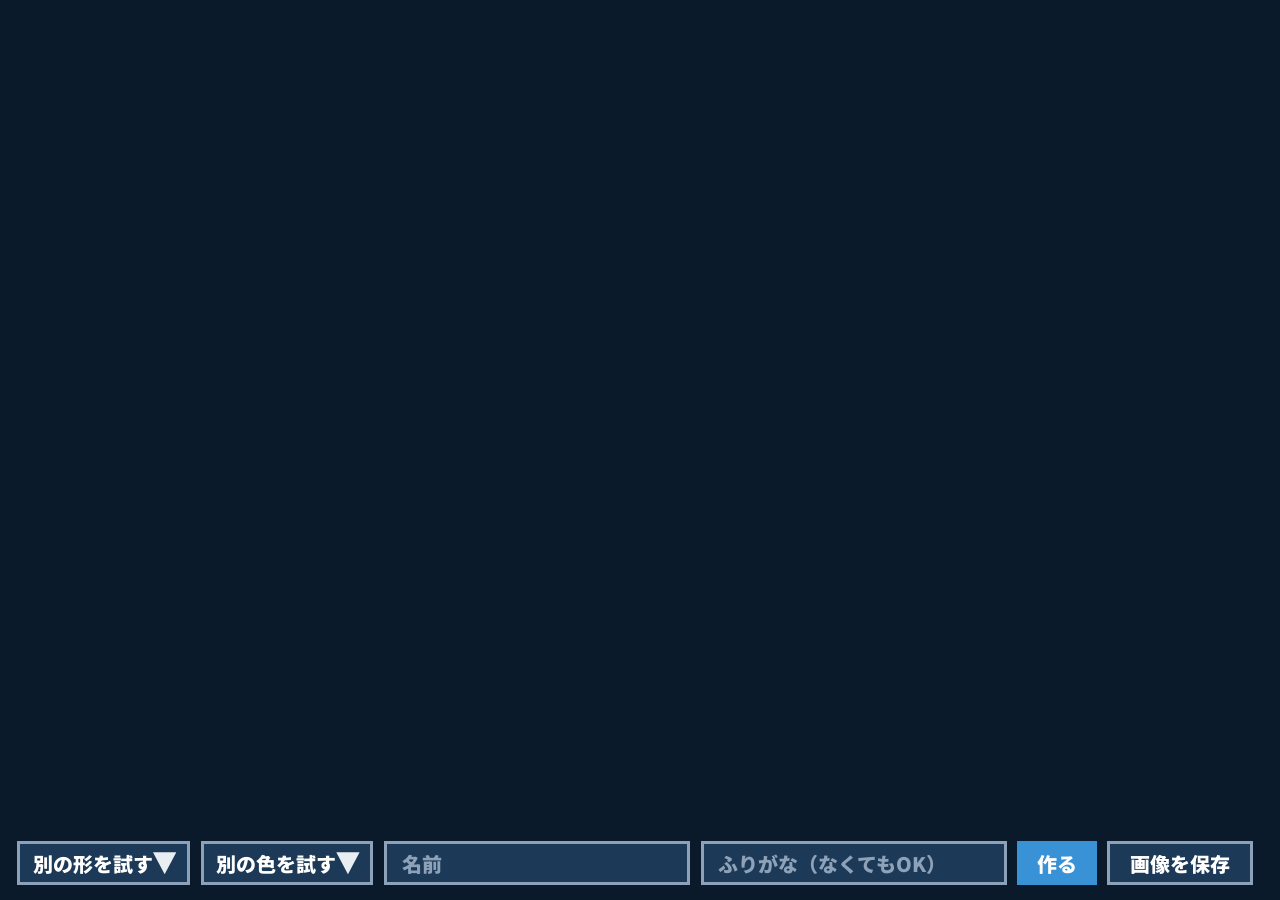
<file: index.html>
<!doctype html>
<html lang="ja">
<head>
  <meta charset="utf-8">
  <meta name="viewport" content="width=device-width, initial-scale=1">
  <meta http-equiv="refresh" content="0; url=name-fractal.html">
  <title>Name Fractal</title>
</head>
<body>
  <p>作品ページへ移動しています。自動で移動しない場合は、<a href="name-fractal.html">こちらをタップしてください</a>。</p>
</body>
</html>
</file>
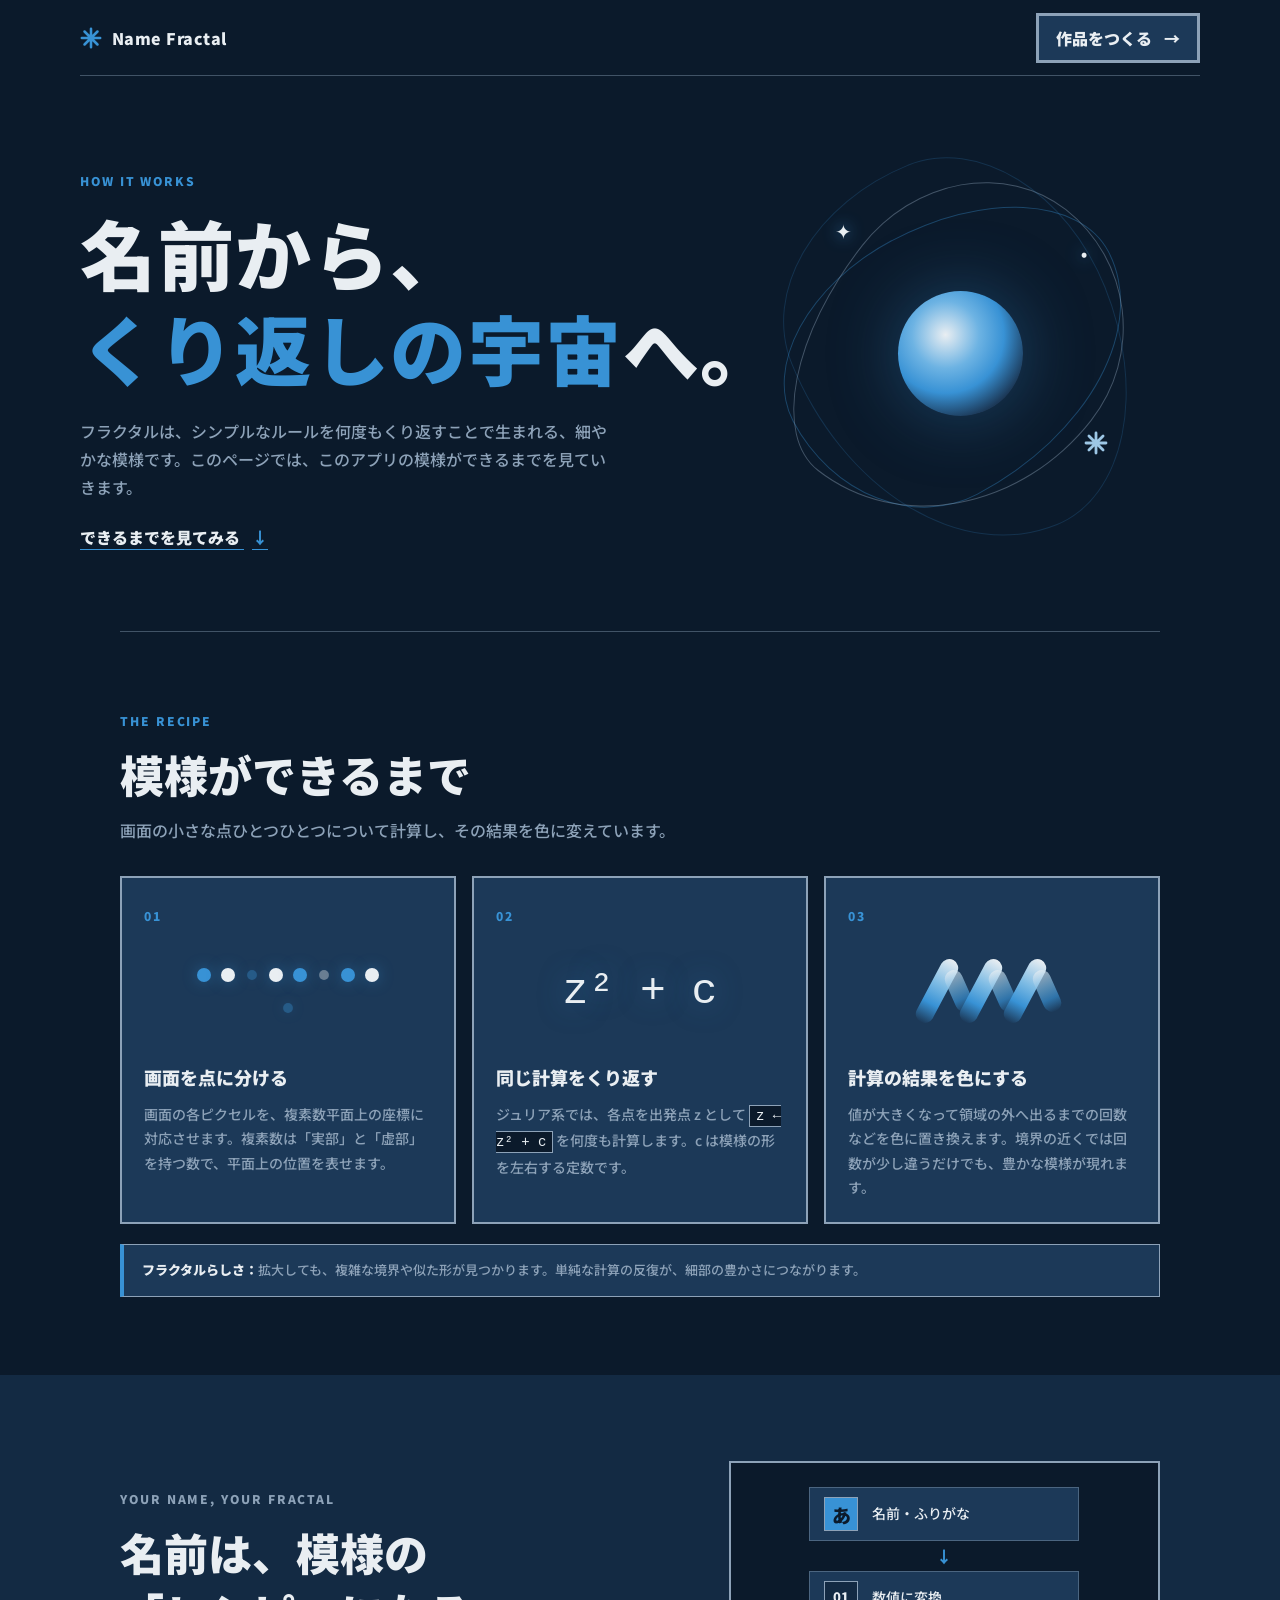
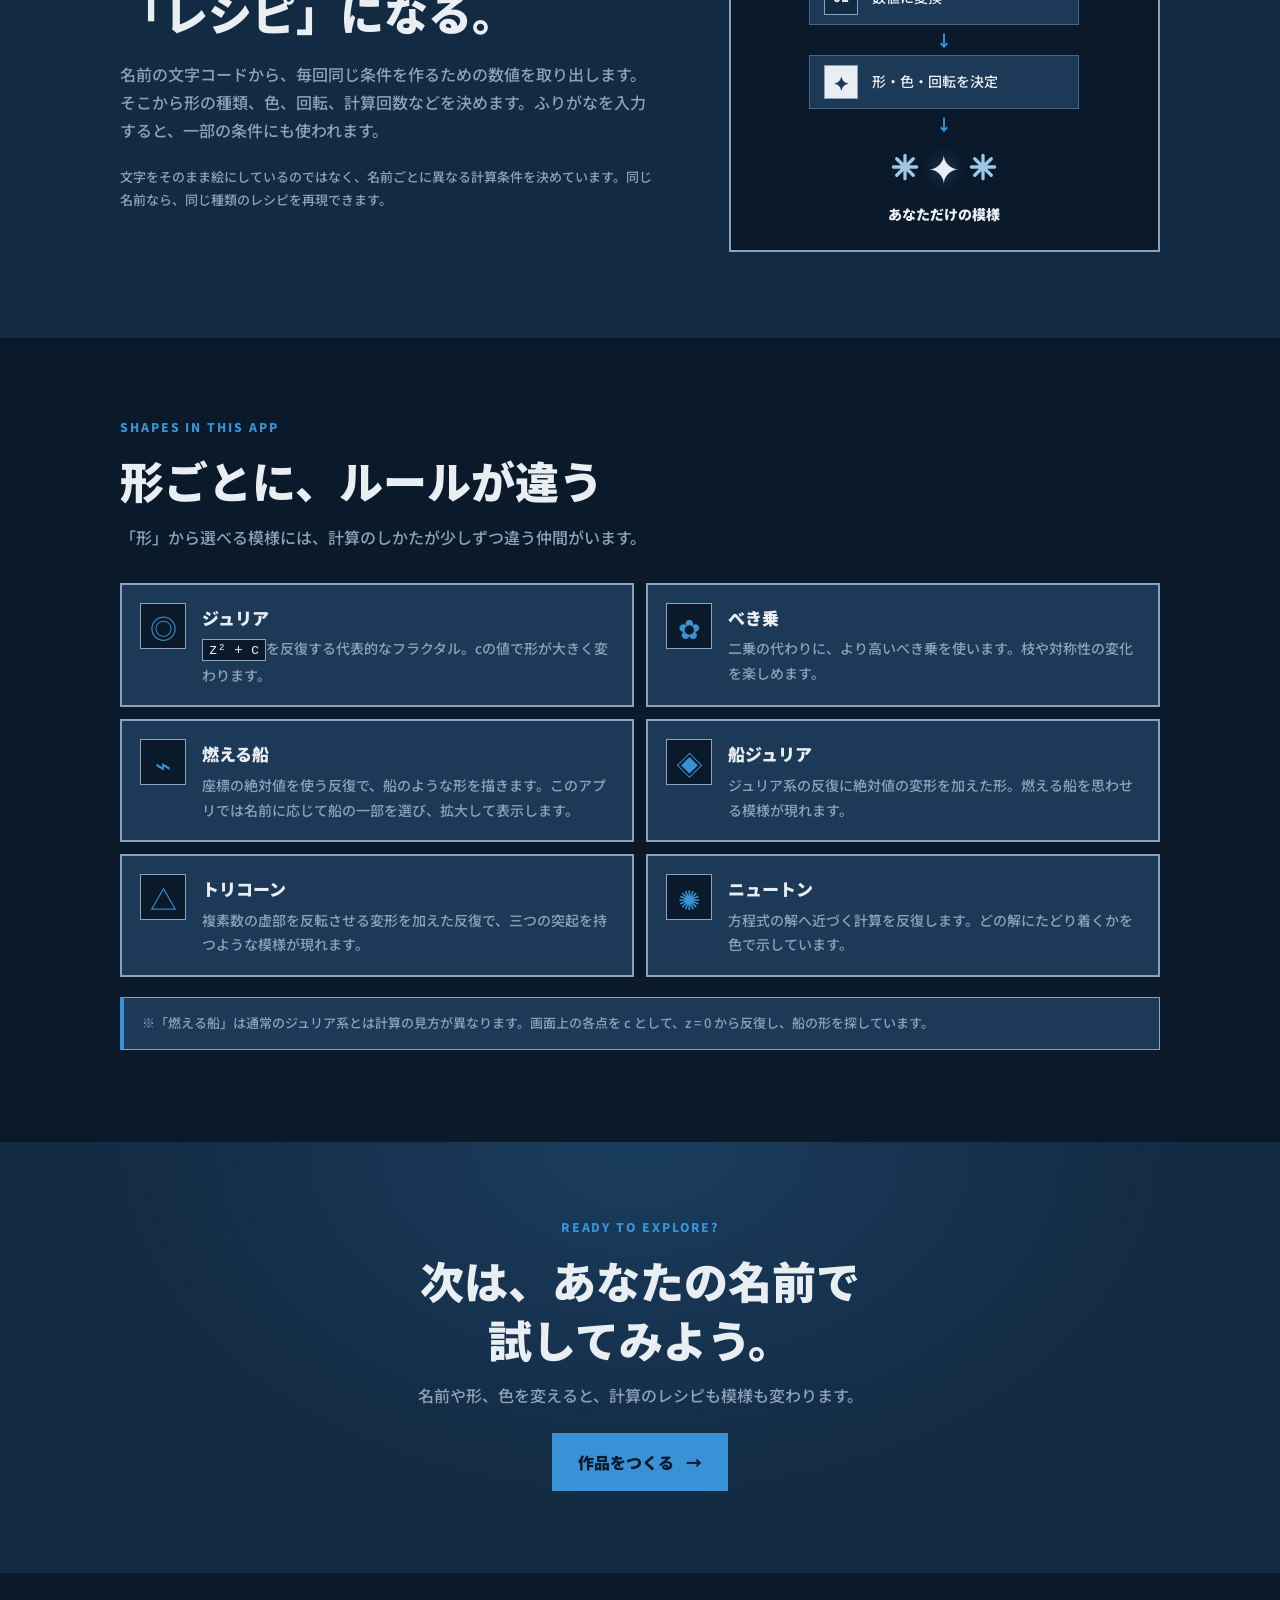
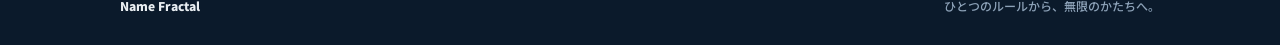
<file: explanation.html>
<!doctype html>
<html lang="ja">
<head>
  <meta charset="utf-8">
  <meta name="viewport" content="width=device-width, initial-scale=1">
  <meta name="theme-color" content="#0b1a2b">
  <title>フラクタルのしくみ | Name Fractal</title>
  <link rel="stylesheet" href="css/fonts.css">
  <link rel="stylesheet" href="css/explanation.css">
</head>
<body>
  <header class="topbar">
    <a class="brand" href="name-fractal.html?view=mobile">
      <span class="brand-mark" aria-hidden="true">
        <svg viewBox="0 0 24 24" focusable="false"><path d="M12 2v20M2 12h20M4.93 4.93l14.14 14.14M19.07 4.93 4.93 19.07" /></svg>
      </span>
      Name Fractal
    </a>
    <a class="back-link" href="name-fractal.html?view=mobile">作品をつくる <span aria-hidden="true">→</span></a>
  </header>

  <main>
    <section class="hero">
      <p class="eyebrow">HOW IT WORKS</p>
      <h1>名前から、<br><span>くり返しの宇宙</span>へ。</h1>
      <p class="hero-copy">フラクタルは、シンプルなルールを何度もくり返すことで生まれる、細やかな模様です。このページでは、このアプリの模様ができるまでを見ていきます。</p>
      <a class="text-link" href="#steps">できるまでを見てみる <span aria-hidden="true">↓</span></a>
      <div class="hero-art" aria-hidden="true">
        <div class="orbit orbit-one"></div><div class="orbit orbit-two"></div>
        <div class="orbit orbit-three"></div><div class="orbit-core"></div>
        <span class="star star-one">✦</span><span class="star star-two" aria-hidden="true"><svg viewBox="0 0 24 24" focusable="false"><path d="M12 2v20M2 12h20M4.93 4.93l14.14 14.14M19.07 4.93 4.93 19.07" /></svg></span><span class="star star-three">·</span>
      </div>
    </section>

    <section class="section intro" id="steps">
      <div class="section-heading">
        <p class="eyebrow">THE RECIPE</p>
        <h2>模様ができるまで</h2>
        <p>画面の小さな点ひとつひとつについて計算し、その結果を色に変えています。</p>
      </div>
      <div class="steps">
        <article class="step-card">
          <span class="step-number">01</span>
          <div class="step-visual points" aria-hidden="true"><i></i><i></i><i></i><i></i><i></i><i></i><i></i><i></i><i></i></div>
          <h3>画面を点に分ける</h3>
          <p>画面の各ピクセルを、複素数平面上の座標に対応させます。複素数は「実部」と「虚部」を持つ数で、平面上の位置を表せます。</p>
        </article>
        <article class="step-card">
          <span class="step-number">02</span>
          <div class="step-visual equation" aria-label="z の二乗に c を足す計算">z² + c</div>
          <h3>同じ計算をくり返す</h3>
          <p>ジュリア系では、各点を出発点 z として <code>z ← z² + c</code> を何度も計算します。c は模様の形を左右する定数です。</p>
        </article>
        <article class="step-card">
          <span class="step-number">03</span>
          <div class="step-visual color-field" aria-hidden="true"><i></i><i></i><i></i><i></i><i></i><i></i></div>
          <h3>計算の結果を色にする</h3>
          <p>値が大きくなって領域の外へ出るまでの回数などを色に置き換えます。境界の近くでは回数が少し違うだけでも、豊かな模様が現れます。</p>
        </article>
      </div>
      <p class="note"><strong>フラクタルらしさ：</strong>拡大しても、複雑な境界や似た形が見つかります。単純な計算の反復が、細部の豊かさにつながります。</p>
    </section>

    <section class="section name-section">
      <div class="name-copy">
        <p class="eyebrow">YOUR NAME, YOUR FRACTAL</p>
        <h2>名前は、模様の<br>「レシピ」になる。</h2>
        <p>名前の文字コードから、毎回同じ条件を作るための数値を取り出します。そこから形の種類、色、回転、計算回数などを決めます。ふりがなを入力すると、一部の条件にも使われます。</p>
        <p class="small-copy">文字をそのまま絵にしているのではなく、名前ごとに異なる計算条件を決めています。同じ名前なら、同じ種類のレシピを再現できます。</p>
      </div>
      <div class="recipe" aria-label="名前からフラクタルができる流れ">
        <div class="recipe-item"><span class="recipe-icon">あ</span><span>名前・ふりがな</span></div>
        <span class="recipe-arrow" aria-hidden="true">↓</span>
        <div class="recipe-item"><span class="recipe-icon numbers">01</span><span>数値に変換</span></div>
        <span class="recipe-arrow" aria-hidden="true">↓</span>
        <div class="recipe-item"><span class="recipe-icon colors">✦</span><span>形・色・回転を決定</span></div>
        <span class="recipe-arrow" aria-hidden="true">↓</span>
        <div class="recipe-result" aria-hidden="true">
          <span class="fractal-mark"><svg viewBox="0 0 24 24" focusable="false"><path d="M12 2v20M2 12h20M4.93 4.93l14.14 14.14M19.07 4.93 4.93 19.07" /></svg></span>
          <span>✦</span>
          <span class="fractal-mark"><svg viewBox="0 0 24 24" focusable="false"><path d="M12 2v20M2 12h20M4.93 4.93l14.14 14.14M19.07 4.93 4.93 19.07" /></svg></span>
        </div>
        <strong>あなただけの模様</strong>
      </div>
    </section>

    <section class="section types-section">
      <div class="section-heading">
        <p class="eyebrow">SHAPES IN THIS APP</p>
        <h2>形ごとに、ルールが違う</h2>
        <p>「形」から選べる模様には、計算のしかたが少しずつ違う仲間がいます。</p>
      </div>
      <div class="type-grid">
        <article class="type-card"><span class="type-symbol">◎</span><div><h3>ジュリア</h3><p><code>z² + c</code>を反復する代表的なフラクタル。cの値で形が大きく変わります。</p></div></article>
        <article class="type-card"><span class="type-symbol flower">✿</span><div><h3>べき乗</h3><p>二乗の代わりに、より高いべき乗を使います。枝や対称性の変化を楽しめます。</p></div></article>
        <article class="type-card"><span class="type-symbol ship">⌁</span><div><h3>燃える船</h3><p>座標の絶対値を使う反復で、船のような形を描きます。このアプリでは名前に応じて船の一部を選び、拡大して表示します。</p></div></article>
        <article class="type-card"><span class="type-symbol">◈</span><div><h3>船ジュリア</h3><p>ジュリア系の反復に絶対値の変形を加えた形。燃える船を思わせる模様が現れます。</p></div></article>
        <article class="type-card"><span class="type-symbol tri">△</span><div><h3>トリコーン</h3><p>複素数の虚部を反転させる変形を加えた反復で、三つの突起を持つような模様が現れます。</p></div></article>
        <article class="type-card"><span class="type-symbol newton">✺</span><div><h3>ニュートン</h3><p>方程式の解へ近づく計算を反復します。どの解にたどり着くかを色で示しています。</p></div></article>
      </div>
      <p class="note">※「燃える船」は通常のジュリア系とは計算の見方が異なります。画面上の各点を c として、z = 0 から反復し、船の形を探しています。</p>
    </section>

    <section class="closing">
      <p class="eyebrow">READY TO EXPLORE?</p>
      <h2>次は、あなたの名前で<br>試してみよう。</h2>
      <p>名前や形、色を変えると、計算のレシピも模様も変わります。</p>
      <a class="primary-link" href="name-fractal.html?view=mobile">作品をつくる <span aria-hidden="true">→</span></a>
    </section>
  </main>

  <footer><a href="name-fractal.html?view=mobile">Name Fractal</a><span>ひとつのルールから、無限のかたちへ。</span></footer>
  <script>
    const homeUrl = new URL("name-fractal.html", location.href);
    homeUrl.searchParams.set("view", "mobile");
    const currentFractal = new URLSearchParams(location.search).get("q");
    if (currentFractal) homeUrl.searchParams.set("q", currentFractal);
    for (const link of document.querySelectorAll('a[href^="name-fractal.html"]')) {
      link.href = homeUrl.href;
    }
  </script>
</body>
</html>
</file>
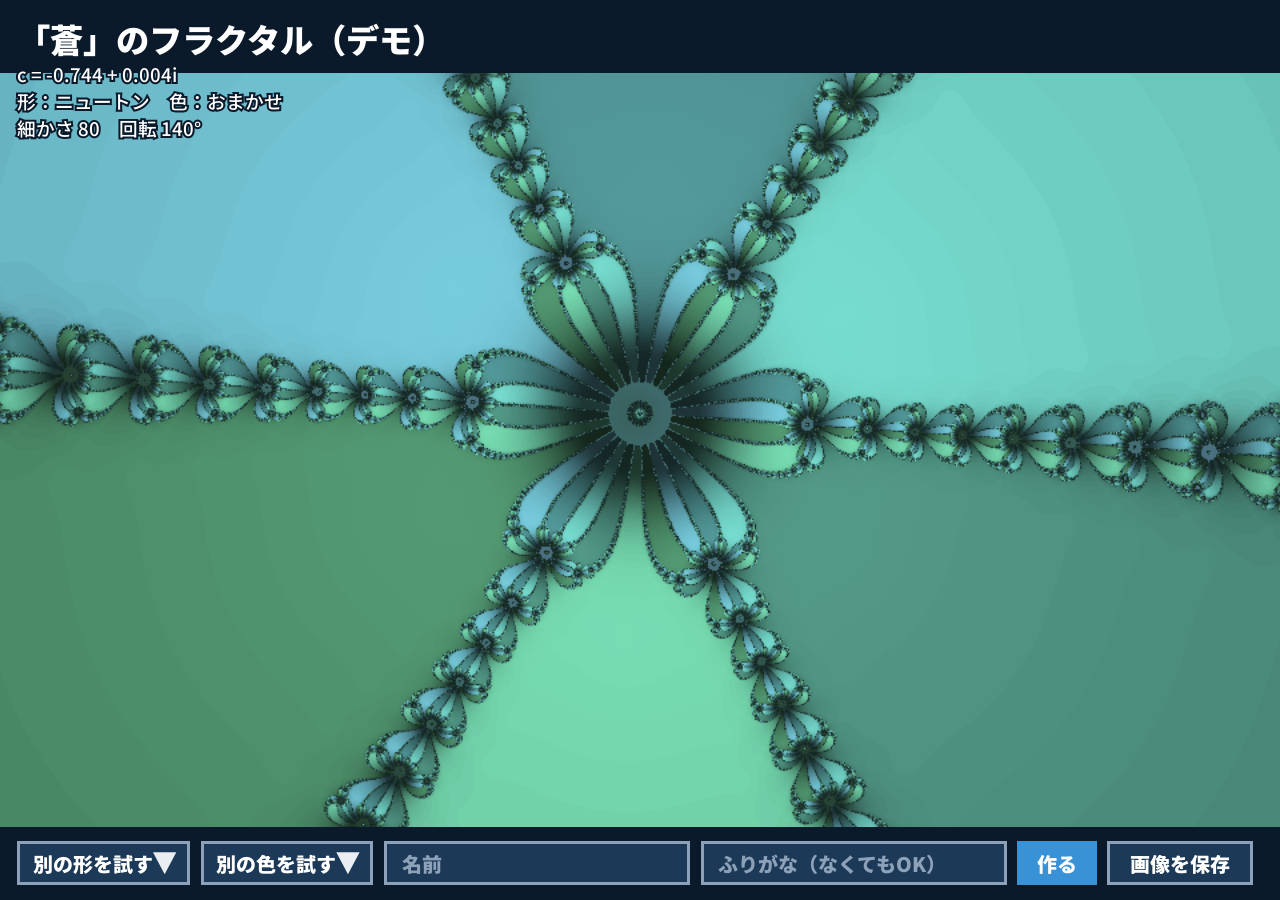
<file: name-fractal.html>
<!doctype html>
<html lang="ja">
  <head>
    <meta charset="utf-8" />
    <meta name="viewport" content="width=device-width, initial-scale=1" />
    <title>Name Fractal</title>
    <link rel="stylesheet" href="css/fonts.css" />
    <link rel="stylesheet" href="css/style.css" />
  </head>
  <body>
    <canvas id="cv"></canvas>

    <div class="info">
      <b id="ttl"></b>
      <div id="prm"></div>
    </div>

    <!-- 下のバー。形・色の候補（#shapes / #themes）は presets-ui.js が中に入れる -->
    <div class="dock">
      <div class="menu">
        <button
          id="shapeBtn"
          class="menu-btn"
          type="button"
          aria-expanded="false"
          aria-controls="shapes"
        >
          別の形を試す
        </button>
        <div class="options" id="shapes" hidden></div>
      </div>
      <div class="menu">
        <button
          id="themeBtn"
          class="menu-btn"
          type="button"
          aria-expanded="false"
          aria-controls="themes"
        >
          別の色を試す
        </button>
        <div class="options" id="themes" hidden></div>
      </div>
      <input
        id="name"
        maxlength="16"
        placeholder="名前"
        aria-label="名前"
        autocomplete="off"
      />
      <input
        id="kana"
        maxlength="32"
        placeholder="ふりがな（なくてもOK）"
        aria-label="ふりがな"
        autocomplete="off"
      />
      <button id="go" type="button">作る</button>
      <button id="share" class="sub" type="button">画像を保存</button>
    </div>

    <!-- QRコードから開いたスマホ向けの操作バー -->
    <div class="vbar">
      <button class="vbar-action" id="vsave" type="button">
        <img src="icons/add_photo.png" alt="" />
        <span>画像を保存</span>
      </button>
      <button
        class="vbar-action"
        id="vnew"
        type="button"
        aria-expanded="false"
        aria-controls="createPanel"
      >
        <img src="icons/add_box.png" alt="" />
        <span>新しくつくる</span>
      </button>
      <a class="vbar-action" id="vabout" href="explanation.html">
        <img src="icons/info.svg" alt="" />
        <span>フラクタルとは</span>
      </a>
    </div>

    <!-- スマホ用の新規作成パネル。デスクトップ用の入力欄と候補をここへ移して使う -->
    <div class="create-panel" id="createPanel" hidden></div>

    <!-- QRコードや保存用の画像を出すウィンドウ -->
    <div class="modal" id="modal" hidden>
      <div class="card" id="modalBody"></div>
    </div>

    <script src="js/webgl-renderer.js"></script>
    <script src="js/name-parameters.js"></script>
    <script src="js/presets-ui.js"></script>
    <script src="js/animation.js"></script>
    <script src="js/export-artwork.js"></script>
    <script src="js/controls.js"></script>
    <script src="js/qrcode.js"></script>
    <script src="js/share.js"></script>
    <script src="js/menu.js"></script>
    <!-- Cloudflare Web Analytics -->
    <script
      type="module"
      src="https://static.cloudflareinsights.com/beacon.min.js"
      data-cf-beacon='{"token": "38eef843244a457496471eb0911e8c8e"}'
    ></script>
    <!-- End Cloudflare Web Analytics -->
  </body>
</html>
</file>
<file: css/fonts.css>
/* Noto Sans JP
   ネットにつながらなくても表示できるよう、fonts/ に入れたファイルを読み込む。
   ファイル名が1文字でも違うと読み込めないので、fonts/ の中の名前と合わせること。 */
@font-face {
  font-family: "Noto Sans JP";
  src: url("../fonts/NotoSansJP-Medium-subset.woff2") format("woff2");
  font-weight: 500;
  font-style: normal;
  font-display: swap;
}

@font-face {
  font-family: "Noto Sans JP";
  src: url("../fonts/NotoSansJP-Black-subset.woff2") format("woff2");
  font-weight: 900;
  font-style: normal;
  font-display: swap;
}
</file>
<file: css/explanation.css>
:root {
  color-scheme: dark;
  --ink: #0b1a2b;
  --panel: #1c3958;
  --panel-deep: #132a43;
  --paper: #e9eef2;
  --mute: #8da2b8;
  --accent: #3892d5;
  --line: rgba(141, 162, 184, 0.42);
}

* {
  box-sizing: border-box;
}

html {
  scroll-behavior: smooth;
}

body {
  margin: 0;
  background: var(--ink);
  color: var(--paper);
  font-family: "Noto Sans JP", "Yu Gothic UI", "Meiryo", sans-serif;
  font-weight: 500;
  line-height: 1.75;
}

a {
  color: inherit;
}

.topbar {
  display: flex;
  align-items: center;
  justify-content: space-between;
  width: min(1120px, calc(100% - 48px));
  height: 76px;
  margin: auto;
  border-bottom: 1px solid var(--line);
}

.brand {
  display: flex;
  align-items: center;
  gap: 10px;
  font-weight: 900;
  letter-spacing: 0.03em;
  text-decoration: none;
}

.brand-mark {
  display: grid;
  flex: 0 0 22px;
  place-items: center;
  width: 22px;
  height: 22px;
  color: var(--accent);
}

.brand-mark svg,
.star-two svg,
.recipe-result .fractal-mark svg {
  display: block;
  width: 1em;
  height: 1em;
  fill: none;
  stroke: currentColor;
  stroke-linecap: round;
  stroke-width: 2.8;
}

.brand-mark svg {
  width: 100%;
  height: 100%;
}

.back-link,
.primary-link {
  display: inline-flex;
  align-items: center;
  justify-content: center;
  gap: 12px;
  min-height: 48px;
  padding: 8px 17px;
  border: 3px solid var(--mute);
  border-radius: 0;
  background: var(--panel);
  color: var(--paper);
  font-weight: 900;
  text-decoration: none;
  transition: filter 0.2s ease, background-color 0.2s ease;
}

.back-link:hover,
.primary-link:hover {
  filter: brightness(1.12);
}

.back-link span,
.primary-link span {
  color: var(--paper);
}

main {
  overflow: hidden;
}

.hero {
  position: relative;
  display: flex;
  flex-direction: column;
  align-items: flex-start;
  justify-content: center;
  width: min(1120px, calc(100% - 48px));
  min-height: 510px;
  margin: auto;
  padding: 94px 0 80px;
}

.eyebrow {
  margin: 0 0 14px;
  color: var(--accent);
  font-size: 12px;
  font-weight: 900;
  letter-spacing: 0.16em;
}

h1,
h2,
h3,
p {
  margin-top: 0;
}

.hero h1 {
  z-index: 1;
  margin: 0;
  font-size: clamp(42px, 6.5vw, 76px);
  font-weight: 900;
  line-height: 1.25;
  letter-spacing: 0.02em;
}

.hero h1 span {
  color: var(--accent);
}

.hero-copy {
  z-index: 1;
  max-width: 540px;
  margin: 22px 0;
  color: var(--mute);
  font-size: 16px;
}

.text-link {
  z-index: 1;
  color: var(--paper);
  font-weight: 900;
  text-decoration-color: var(--accent);
  text-underline-offset: 5px;
}

.text-link span {
  margin-left: 8px;
  color: var(--accent);
}

.hero-art {
  position: absolute;
  top: 50%;
  right: 4%;
  width: 390px;
  height: 390px;
  transform: translateY(-50%);
}

.orbit {
  position: absolute;
  inset: 50%;
  border: 1px solid rgba(56, 146, 213, 0.36);
  border-radius: 48% 52% 64% 36% / 43% 42% 58% 57%;
  transform: translate(-50%, -50%) rotate(-28deg);
}

.orbit-one {
  width: 92%;
  height: 68%;
}

.orbit-two {
  width: 74%;
  height: 92%;
  border-color: rgba(141, 162, 184, 0.42);
  transform: translate(-50%, -50%) rotate(38deg);
}

.orbit-three {
  width: 100%;
  height: 82%;
  border-color: rgba(56, 146, 213, 0.2);
  transform: translate(-50%, -50%) rotate(68deg);
}

.orbit-core {
  position: absolute;
  inset: 34%;
  border-radius: 50%;
  background: radial-gradient(
    circle at 38% 35%,
    var(--paper),
    #6db3e3 30%,
    var(--accent) 52%,
    var(--panel) 76%
  );
  box-shadow: 0 0 70px rgba(56, 146, 213, 0.35);
}

.star {
  position: absolute;
  color: var(--paper);
  text-shadow: 0 0 16px var(--accent);
}

.star-one {
  top: 14%;
  left: 18%;
  font-size: 20px;
}

.star-two {
  right: 12%;
  bottom: 24%;
  color: #9dc7e6;
  font-size: 24px;
}

.star-three {
  top: 17%;
  right: 16%;
  font-size: 32px;
}

.section {
  width: min(1040px, calc(100% - 48px));
  margin: 0 auto;
  padding: 78px 0;
}

.intro {
  border-top: 1px solid var(--line);
}

.section-heading {
  max-width: 650px;
  margin-bottom: 32px;
}

.section-heading h2,
.name-copy h2,
.closing h2 {
  margin-bottom: 12px;
  font-size: clamp(30px, 4vw, 44px);
  font-weight: 900;
  line-height: 1.35;
}

.section-heading > p:last-child,
.name-copy > p,
.closing > p:not(.eyebrow) {
  color: var(--mute);
}

.steps {
  display: grid;
  grid-template-columns: repeat(3, 1fr);
  gap: 16px;
}

.step-card {
  position: relative;
  min-height: 320px;
  padding: 22px;
  border: 2px solid var(--mute);
  border-radius: 0;
  background: var(--panel);
}

.step-number {
  color: var(--accent);
  font-size: 12px;
  font-weight: 900;
  letter-spacing: 0.14em;
}

.step-card h3 {
  margin: 18px 0 8px;
  font-size: 18px;
  font-weight: 900;
}

.step-card p,
.type-card p {
  margin: 0;
  color: var(--mute);
  font-size: 14px;
}

.step-visual {
  display: flex;
  align-items: center;
  justify-content: center;
  height: 106px;
  margin-top: 10px;
}

.points {
  flex-wrap: wrap;
  gap: 10px;
  padding: 25px 46px;
}

.points i {
  width: 14px;
  height: 14px;
  border-radius: 50%;
  background: var(--accent);
  box-shadow: 0 0 15px rgba(56, 146, 213, 0.42);
}

.points i:nth-child(3n) {
  opacity: 0.38;
  transform: scale(0.7);
}

.points i:nth-child(2n) {
  background: var(--paper);
}

.equation {
  color: var(--paper);
  font-family: Consolas, monospace;
  font-size: 43px;
  text-shadow: 0 0 28px rgba(56, 146, 213, 0.5);
}

.color-field {
  align-items: center;
  gap: 4px;
}

.color-field i {
  width: 18px;
  height: 70px;
  border-radius: 999px;
  background: linear-gradient(var(--paper), #7dbbe4 40%, var(--accent) 70%, var(--panel));
  transform: rotate(28deg);
}

.color-field i:nth-child(even) {
  height: 44px;
  opacity: 0.65;
  transform: rotate(-24deg);
}

code {
  padding: 2px 6px;
  border: 1px solid var(--mute);
  border-radius: 0;
  background: var(--ink);
  color: var(--paper);
  font-family: Consolas, monospace;
}

.note {
  margin: 20px 0 0;
  padding: 14px 18px;
  border: 1px solid var(--mute);
  border-left: 4px solid var(--accent);
  background: var(--panel);
  color: var(--mute);
  font-size: 13px;
}

.note strong {
  color: var(--paper);
}

.name-section {
  display: grid;
  grid-template-columns: 1fr 0.8fr;
  align-items: center;
  gap: 70px;
  width: 100%;
  max-width: none;
  padding: 86px max(24px, calc((100% - 1040px) / 2));
  background: var(--panel-deep);
}

.name-copy h2 {
  margin-bottom: 18px;
}

.name-copy .small-copy {
  margin-top: 22px;
  font-size: 13px;
}

.recipe {
  display: flex;
  flex-direction: column;
  align-items: center;
  gap: 7px;
  padding: 24px;
  border: 2px solid var(--mute);
  border-radius: 0;
  background: var(--ink);
}

.recipe-item {
  display: flex;
  align-items: center;
  gap: 14px;
  width: min(270px, 100%);
  padding: 9px 14px;
  border: 1px solid var(--line);
  background: var(--panel);
  font-size: 14px;
}

.recipe-icon {
  display: grid;
  flex: 0 0 34px;
  place-items: center;
  width: 34px;
  height: 34px;
  border: 1px solid var(--mute);
  background: var(--accent);
  color: var(--ink);
  font-size: 19px;
  font-weight: 900;
}

.recipe-icon.numbers {
  background: var(--panel-deep);
  color: var(--paper);
  font-size: 13px;
}

.recipe-icon.colors {
  background: var(--paper);
  color: var(--panel);
}

.recipe-arrow {
  color: var(--accent);
  font-weight: 900;
  line-height: 1;
}

.recipe-result {
  display: flex;
  align-items: center;
  gap: 8px;
  height: 56px;
  color: #9dc7e6;
  font-size: 28px;
  text-shadow: 0 0 15px rgba(56, 146, 213, 0.5);
}

.recipe-result span:nth-child(2) {
  color: var(--paper);
  font-size: 40px;
}

.recipe-result .fractal-mark {
  display: block;
  width: 1em;
  height: 1em;
}

.recipe > strong {
  font-weight: 900;
  font-size: 14px;
}

.types-section {
  padding-bottom: 92px;
}

.type-grid {
  display: grid;
  grid-template-columns: repeat(2, 1fr);
  gap: 12px;
}

.type-card {
  display: flex;
  gap: 16px;
  padding: 18px;
  border: 2px solid var(--mute);
  border-radius: 0;
  background: var(--panel);
}

.type-card h3 {
  margin: 0 0 4px;
  font-size: 17px;
  font-weight: 900;
}

.type-symbol {
  display: grid;
  flex: 0 0 46px;
  place-items: center;
  width: 46px;
  height: 46px;
  border: 1px solid var(--mute);
  background: var(--ink);
  color: var(--accent);
  font-size: 27px;
}

.type-symbol.flower,
.type-symbol.ship,
.type-symbol.tri,
.type-symbol.newton {
  color: var(--accent);
}

.closing {
  padding: 74px 24px 82px;
  background:
    radial-gradient(ellipse at 50% 0, rgba(56, 146, 213, 0.18), transparent 60%),
    var(--panel-deep);
  text-align: center;
}

.closing h2 {
  margin-bottom: 12px;
}

.closing > p:not(.eyebrow) {
  margin-bottom: 24px;
}

.primary-link {
  min-height: 52px;
  padding: 12px 23px;
  border-color: var(--accent);
  background: var(--accent);
  color: var(--ink);
}

.primary-link span {
  color: var(--ink);
}

footer {
  display: flex;
  justify-content: space-between;
  gap: 18px;
  width: min(1040px, calc(100% - 48px));
  margin: auto;
  padding: 22px 0 30px;
  color: var(--mute);
  font-size: 12px;
}

footer a {
  color: var(--paper);
  font-weight: 900;
  text-decoration: none;
}

a:focus-visible {
  outline: 3px solid var(--paper);
  outline-offset: 4px;
}

@media (max-width: 760px) {
  .hero {
    min-height: 610px;
    padding: 72px 0 310px;
    justify-content: flex-start;
  }

  .hero-art {
    top: auto;
    right: 50%;
    bottom: 14px;
    width: 280px;
    height: 280px;
    transform: translateX(50%);
  }

  .steps {
    grid-template-columns: 1fr;
  }

  .step-card {
    min-height: 0;
  }

  .step-visual {
    height: 84px;
  }

  .name-section {
    grid-template-columns: 1fr;
    gap: 30px;
    padding-top: 68px;
    padding-bottom: 68px;
  }

  .type-grid {
    grid-template-columns: 1fr;
  }
}

@media (max-width: 480px) {
  .topbar,
  .hero,
  .section,
  footer {
    width: calc(100% - 32px);
  }

  .topbar {
    height: 66px;
  }

  .brand {
    gap: 7px;
    font-size: 13px;
  }

  .brand-mark {
    flex-basis: 18px;
    width: 18px;
    height: 18px;
  }

  .back-link {
    gap: 7px;
    min-height: 42px;
    padding: 6px 10px;
    font-size: 12px;
  }

  .hero {
    min-height: 570px;
    padding-top: 58px;
  }

  .hero-copy {
    font-size: 14px;
  }

  .section {
    padding-top: 60px;
    padding-bottom: 60px;
  }

  .section-heading h2,
  .name-copy h2,
  .closing h2 {
    font-size: 30px;
  }

  .name-section {
    padding-right: 16px;
    padding-left: 16px;
  }

  footer {
    flex-direction: column;
    gap: 4px;
  }
}

@media (prefers-reduced-motion: reduce) {
  html {
    scroll-behavior: auto;
  }

  *,
  *::before,
  *::after {
    transition-duration: 0.01ms !important;
  }
}
</file>
<file: css/style.css>
/* =========================================================
   名前フラクタル：作品ページの見た目
   Figma の pc-1-home / pc-2-shape / pc-3-color / pc-4-qr
   （1920×1080）の数値をもとにしている。

   考え方：Figma の「1px」を --u（画面に合わせて伸び縮みする1px）に置きかえる。
   例）Figma で 30px の文字 → calc(30 * var(--u))
   こうすると、どのPCの画面でも Figma と同じ比率で表示される。
   ========================================================= */

:root {
  /* 色（Figma のカラースタイルと同じ名前） */
  --ink: #0b1a2b; /* bg/base */
  --panel: #1c3958; /* bg/panel */
  --paper: #e9eef2; /* text/main */
  --mute: #8da2b8; /* text/sub */
  --accent: #3892d5; /* accent */
  --white: #ffffff;

  /* Figma の1px にあたる長さ（1920×1080 のとき 1px） */
  --u: min(calc(100vw / 1920), calc(100vh / 1080));
}

/* QRコードから開いたスマホ画面 */
body.viewer {
  --u: 1px;
  background: #6155f5;
}

body {
  --fs: max(16px, calc(30 * var(--u))); /* ボタン・入力欄の文字 */
  --h: max(44px, calc(66 * var(--u))); /* ボタン・入力欄の高さ */
  --dock-h: max(calc(110 * var(--u)), calc(var(--h) + 24px)); /* 下のバー */
}

* {
  box-sizing: border-box;
}

html,
body {
  margin: 0;
  height: 100%;
  overflow: hidden;
  background: var(--ink);
  color: var(--white);
  font-family: "Noto Sans JP", "Yu Gothic UI", "Meiryo", sans-serif;
  font-weight: 500;
}

canvas {
  position: fixed;
  inset: 0;
  display: block;
  width: 100%;
  height: 100%;
}

/* ---- 左上の情報パネル ---- */
.info {
  position: fixed;
  top: 0;
  left: 0;
  max-width: 100%;
  padding: calc(24 * var(--u)) 0 0 calc(26 * var(--u));
  /* 背景はなし。文字のまわりに3pxの枠線をつけて、どんな色の上でも読めるようにする。
     枠線は文字の外側に出したいので、paint-order で「枠線 → 文字」の順に描き、
     太さは見せたい3pxの2倍にしている（半分は文字の下に隠れる）。 */
  -webkit-text-stroke: max(4px, calc(6 * var(--u))) var(--ink);
  paint-order: stroke fill;
  font-size: max(14px, calc(28 * var(--u)));
  font-weight: 500;
  line-height: 1.43;
  pointer-events: none; /* 後ろのフラクタルを邪魔しない */
}

.info b {
  display: block;
  font-size: max(20px, calc(50 * var(--u)));
  font-weight: 900;
  line-height: 1.36;
  overflow-wrap: anywhere;
}

/* ---- ボタン（ぜんぶのもとになる見た目） ---- */
button {
  min-height: var(--h);
  padding: 0 calc(25 * var(--u));
  border: 3px solid var(--accent);
  border-radius: 0;
  background: var(--accent);
  color: var(--white);
  cursor: pointer;
  font: inherit;
  font-size: var(--fs);
  font-weight: 900;
  line-height: 1.37;
  white-space: nowrap;
}

button:hover {
  filter: brightness(1.12);
}

button:focus-visible {
  outline: 3px solid var(--white);
  outline-offset: 2px;
}

/* 枠線だけ系のボタン（画像を保存・とじる など） */
button.sub {
  padding: 0 calc(30 * var(--u));
  border-color: var(--mute);
  background: var(--panel);
}

/* ---- 入力欄 ---- */
input {
  flex: 1 1 0;
  min-width: 0;
  height: var(--h);
  padding: 0 calc(22 * var(--u));
  border: 3px solid var(--mute);
  border-radius: 0;
  background: var(--panel);
  color: var(--white); /* 入力した文字は白 */
  font: inherit;
  font-size: var(--fs);
  font-weight: 900;
}

input::placeholder {
  color: var(--mute);
  opacity: 1;
}

input:focus {
  outline: none;
  border-color: var(--accent);
}

/* ---- 下のバー ---- */
.dock {
  position: fixed;
  right: 0;
  bottom: 0;
  left: 0;
  display: flex;
  align-items: center;
  gap: calc(16 * var(--u));
  height: var(--dock-h);
  padding: 0 calc(40 * var(--u)) 0 calc(26 * var(--u));
  background: var(--ink);
}

.dock button {
  flex: none;
  height: var(--h);
}

/* 「別の形を試す」「別の色を試す」 */
.menu {
  position: relative;
  flex: none;
}

.menu-btn {
  display: flex;
  align-items: center;
  padding: 0 calc(16 * var(--u)) 0 calc(19 * var(--u));
  border-color: var(--mute);
  background: var(--panel);
}

/* 三角（閉じているとき▼、開いているとき▲） */
.menu-btn::after {
  content: "";
  flex: none;
  width: calc(35 * var(--u));
  height: calc(33 * var(--u));
  background: var(--paper);
  clip-path: polygon(0 0, 100% 0, 50% 100%);
}

.menu-btn[aria-expanded="true"]::after {
  clip-path: polygon(50% 0, 100% 100%, 0 100%);
}

/* ---- 形・色の選択パネル（ボタンの真上に開く） ---- */
.options {
  position: absolute;
  bottom: calc(
    100% + (var(--dock-h) - var(--h)) / 2
  ); /* バーの上の端にぴったりつける */
  left: calc(-33 * var(--u));
  display: flex;
  flex-direction: column;
  gap: calc(20 * var(--u));
  width: calc(318 * var(--u));
  max-height: calc(100vh - var(--dock-h) - 16px);
  padding: calc(20 * var(--u)) calc(33 * var(--u)) calc(12 * var(--u));
  overflow-y: auto;
  background: var(--panel);
}

.options[hidden] {
  display: none;
}

.chip {
  flex: none;
  width: 100%;
  padding: 0;
  border-color: var(--mute);
  background: var(--panel);
}

.chip:hover {
  border-color: var(--paper);
  filter: none;
}

/* いま選んでいるもの */
.chip[aria-pressed="true"] {
  border-color: var(--accent);
  background: var(--accent);
}

/* ---- ウィンドウ（QRコードなど） ---- */
.modal {
  position: fixed;
  inset: 0;
  z-index: 10;
  display: flex;
  align-items: center;
  justify-content: center;
  padding: 16px;
  background: rgba(11, 26, 43, 0.7); /* bg/base を 70% */
}

.modal[hidden] {
  display: none;
}

.card {
  position: relative;
  width: min(calc(792 * var(--u)), 100%);
  max-height: 100%;
  padding: calc(59 * var(--u)) calc(40 * var(--u)) calc(32 * var(--u));
  overflow: auto;
  border: 1px solid var(--mute);
  border-radius: 10px;
  background: var(--ink);
  color: var(--white);
  text-align: center;
}

.card h2 {
  margin: 0 0 calc(38 * var(--u));
  font-size: max(20px, calc(45 * var(--u)));
  font-weight: 900;
  line-height: 1.36;
}

.card p {
  margin: 0;
  font-size: var(--fs);
  font-weight: 900;
  line-height: 1.37;
}

.card img {
  display: block;
  max-width: 100%;
  max-height: 58vh;
  margin: 0 auto;
  border-radius: 8px;
}

.card img + p {
  margin-top: 16px;
}

.card .row {
  display: flex;
  gap: 12px;
  justify-content: center;
  margin-top: calc(32 * var(--u));
}

/* QRコード：まわりの明るい余白がないと読み取れないので、padding で余白をとる */
.card .qr {
  width: calc(550 * var(--u));
  max-width: 100%;
  margin: 0 auto calc(31 * var(--u));
  padding: calc(35 * var(--u));
  border-radius: 3px;
  background: var(--paper);
}

.card .qr svg {
  display: block;
  width: 100%;
  height: auto;
}

/* QRの下地（もとは白）を、まわりの余白と同じ色にそろえる */
.card .qr svg rect {
  fill: var(--paper);
}

.card .qr-message {
  padding: 0 calc(86 * var(--u));
}

.card.qr-modal {
  padding-top: calc(41 * var(--u));
}

.card.qr-modal h2 {
  margin-bottom: calc(20 * var(--u));
}

.card.qr-modal .qr {
  width: calc(500 * var(--u));
  margin-bottom: calc(40 * var(--u));
  padding: calc(25 * var(--u));
}

.card.qr-modal .qr-url {
  display: flex;
  align-items: center;
  gap: calc(10 * var(--u));
  margin: 0 auto calc(30 * var(--u));
  font-size: max(14px, calc(30 * var(--u)));
  line-height: 1.37;
}

.card.qr-modal .qr-url-scroll {
  flex: 1;
  min-width: 0;
  overflow-x: auto;
  overflow-y: hidden;
  white-space: nowrap;
  text-align: left;
  scrollbar-width: thin;
  scrollbar-color: #24415c transparent;
}

.card.qr-modal .qr-url-scroll::-webkit-scrollbar {
  height: max(4px, calc(6 * var(--u)));
}

.card.qr-modal .qr-url-scroll::-webkit-scrollbar-track {
  background: transparent;
}

.card.qr-modal .qr-url-scroll::-webkit-scrollbar-thumb {
  border-radius: 999px;
  background: #24415c;
}

.card.qr-modal .qr-copy {
  display: inline-block;
  flex: none;
  min-height: 0;
  padding: calc(4 * var(--u)) calc(10 * var(--u));
  border-width: 2px;
  font-size: max(12px, calc(25 * var(--u)));
  vertical-align: middle;
  white-space: nowrap;
}

.card.qr-modal .qr-message {
  padding: 0;
  font-size: max(16px, calc(35 * var(--u)));
}

.card.qr-modal .qr-message + .qr-message {
  margin-top: calc(16 * var(--u));
}

/* ✕ボタン */
.card .close {
  position: absolute;
  top: 0;
  right: calc(10 * var(--u));
  width: max(44px, calc(52 * var(--u)));
  height: max(44px, calc(52 * var(--u)));
  min-height: 0;
  padding: 0;
  border: 0;
  background: transparent;
}

.card .close::before,
.card .close::after {
  content: "";
  position: absolute;
  top: 50%;
  left: 50%;
  width: max(26px, calc(64 * var(--u)));
  height: max(2px, calc(3 * var(--u)));
  background: var(--paper);
}

.card .close::before {
  transform: translate(-50%, -50%) rotate(45deg);
}

.card .close::after {
  transform: translate(-50%, -50%) rotate(-45deg);
}

/* ---- 「先に名前を入れてね」のお知らせ（明るいカード）：Figma の pc-5-name ---- */
.card.notice {
  width: min(calc(988 * var(--u)), 100%);
  padding: max(calc(77 * var(--u)), 52px) calc(20 * var(--u))
    calc(76 * var(--u));
  border: 0;
  background: var(--paper);
  color: var(--ink);
}

.card.notice p {
  font-size: max(18px, calc(50 * var(--u)));
  line-height: 1.2;
}

.card.notice .close {
  top: calc(11 * var(--u));
  right: calc(21 * var(--u));
}

/* ✕は明るいカードの上なので、濃い色で太めに */
.card.notice .close::before,
.card.notice .close::after {
  height: max(3px, calc(5 * var(--u)));
  background: var(--ink);
}

/* ---- QRコードから開いたスマホのホーム ---- */
.vbar {
  display: none;
}

body.viewer .dock {
  display: none;
}

body.viewer canvas {
  height: calc(100dvh - 101px - env(safe-area-inset-bottom, 0px));
  background: #6155f5;
}

body.viewer .info {
  top: 14px;
  left: 15px;
  width: min(363px, calc(100% - 30px));
  min-height: 213px;
  padding: 0;
  border: 0;
  color: var(--white);
  font-size: 15px;
  line-height: 1.2;
  -webkit-text-stroke: 1.25px var(--ink);
  paint-order: stroke fill;
  text-shadow:
    1px 0 var(--ink),
    -1px 0 var(--ink),
    0 1px var(--ink),
    0 -1px var(--ink);
}

body.viewer .info b {
  font-size: 30px;
  line-height: 1.2;
}

body.viewer .info .title-name,
body.viewer .info .title-fractal {
  display: block;
}

body.viewer .info .title-demo {
  white-space: nowrap;
}

body.viewer #prm {
  display: block;
  font-size: 15px;
}

body.viewer .vbar {
  position: fixed;
  z-index: 3;
  right: 0;
  bottom: 0;
  left: 0;
  display: flex;
  align-items: flex-start;
  justify-content: space-around;
  height: calc(101px + env(safe-area-inset-bottom, 0px));
  padding: 8px 4px env(safe-area-inset-bottom, 0px);
  background: var(--ink);
}

body.viewer .vbar-action {
  display: flex;
  flex: 1 1 0;
  min-width: 0;
  min-height: 0;
  flex-direction: column;
  align-items: center;
  justify-content: flex-start;
  gap: 0;
  padding: 0 1px;
  border: 0;
  background: transparent;
  color: var(--white);
  font: inherit;
  font-size: clamp(12px, 4.62vw, 18px);
  font-weight: 900;
  line-height: 25px;
  text-align: center;
  text-decoration: none;
  white-space: nowrap;
  cursor: pointer;
}

body.viewer .vbar-action img {
  display: block;
  width: 59px;
  height: 56px;
  margin-bottom: 0;
  object-fit: contain;
}

/* 新しく作る：画面下に固定する入力エリア */
body.viewer .create-panel {
  position: fixed;
  z-index: 5;
  right: 0;
  bottom: calc(101px + env(safe-area-inset-bottom, 0px));
  left: 0;
  height: 287px;
  border: 3px solid var(--mute);
  background: var(--ink);
}

body.viewer .create-panel[hidden] {
  display: none;
}

body.viewer .create-panel #name,
body.viewer .create-panel #kana {
  position: absolute;
  left: 10px;
  width: calc(100% - 20px);
  height: 50px;
  min-height: 50px;
  flex: none;
  padding: 0 10px;
  border-width: 3px;
  font-size: clamp(16px, 6.41vw, 25px);
}

body.viewer .create-panel #name {
  top: 19px;
}

body.viewer .create-panel #kana {
  top: 83px;
}

body.viewer .create-panel .menu {
  position: absolute;
  top: 147px;
  width: calc((100% - 27px) / 2);
}

body.viewer .create-panel .viewer-shape-menu {
  left: 10px;
}

body.viewer .create-panel .viewer-theme-menu {
  right: 10px;
}

body.viewer .create-panel .menu-btn {
  display: flex;
  justify-content: center;
  width: 100%;
  height: 50px;
  min-height: 50px;
  padding: 0 5px;
  border-width: 3px;
  font-size: clamp(13px, 4.62vw, 18px);
  line-height: 1;
}

body.viewer .create-panel .menu-btn::after {
  width: 17px;
  height: 16px;
  margin-left: 4px;
}

body.viewer .create-panel .options {
  z-index: 7;
  bottom: 100%;
  left: 0;
  width: 100%;
  max-height: min(448px, calc(100dvh - 101px - 172px));
  gap: 14px;
  padding: 10px 12px;
  overflow-y: auto;
  overscroll-behavior: contain;
}

body.viewer .create-panel .chip {
  height: 49px;
  min-height: 49px;
  padding: 0 4px;
  border-width: 2px;
  font-size: clamp(15px, 5.13vw, 20px);
}

body.viewer .create-panel #go {
  position: absolute;
  top: 214px;
  left: 50%;
  width: 104px;
  height: 50px;
  min-height: 50px;
  padding: 0;
  transform: translateX(-50%);
  font-size: 25px;
}

.link-btn {
  display: inline-flex;
  align-items: center;
  min-height: 48px;
  padding: 0 18px;
  border: 3px solid var(--mute);
  background: var(--panel);
  color: var(--white);
  font-size: 16px;
  font-weight: 900;
  text-decoration: none;
  white-space: nowrap;
}

body.viewer .card.viewer-form {
  width: min(360px, 100%);
  padding: 30px 22px 24px;
  border: 2px solid var(--ink);
  border-radius: 0;
  background: var(--paper);
  color: var(--ink);
}

body.viewer .viewer-form h2 {
  margin: 0 0 20px;
  font-size: 24px;
}

.viewer-form .viewer-fields {
  display: grid;
  gap: 12px;
}

.viewer-form input {
  width: 100%;
  min-height: 48px;
  border-color: var(--ink);
  background: var(--white);
  color: var(--ink);
  font-size: 16px;
}

.viewer-form input::placeholder {
  color: #596779;
}

.viewer-form .viewer-submit {
  width: 100%;
  margin-top: 18px;
}

/* 保存プレビュー：スマホ用の縦長画像と右上の閉じるボタン */
body.viewer .modal.photo-modal {
  align-items: flex-start;
  padding: 85px 16px 16px;
  overflow-y: auto;
}

body.viewer .card.viewer-photo {
  width: min(328px, 100%);
  height: min(592px, calc(100dvh - 101px));
  max-height: none;
  padding: 60px 21px 16px;
  overflow: hidden;
  border-radius: 10px;
}

body.viewer .card.viewer-photo img {
  width: 280px;
  height: min(439px, calc(100dvh - 210px));
  max-width: 100%;
  max-height: none;
  object-fit: contain;
  border-radius: 0;
  background: #d9d9d9;
}

body.viewer .card.viewer-photo p {
  margin-top: 8px;
  white-space: pre-line;
  font-size: 25px;
  line-height: 34px;
}

body.viewer .card.viewer-photo .close {
  top: 2px;
  right: 8px;
}

@media (max-height: 650px) {
  body.viewer .info {
    min-height: 0;
  }

  body.viewer .vbar {
    height: calc(90px + env(safe-area-inset-bottom, 0px));
  }

  body.viewer canvas {
    height: calc(100dvh - 90px - env(safe-area-inset-bottom, 0px));
  }

  body.viewer .vbar-action img {
    width: 46px;
    height: 46px;
  }

  body.viewer .create-panel {
    bottom: calc(90px + env(safe-area-inset-bottom, 0px));
    height: min(287px, calc(100dvh - 90px));
  }

  body.viewer .create-panel #name {
    top: 12px;
  }

  body.viewer .create-panel #kana {
    top: 68px;
  }

  body.viewer .create-panel .menu {
    top: 126px;
  }

  body.viewer .create-panel #go {
    top: 184px;
  }

  body.viewer .modal.photo-modal {
    padding-top: 16px;
  }

  body.viewer .card.viewer-photo {
    padding-top: 16px;
  }
}
</file>
